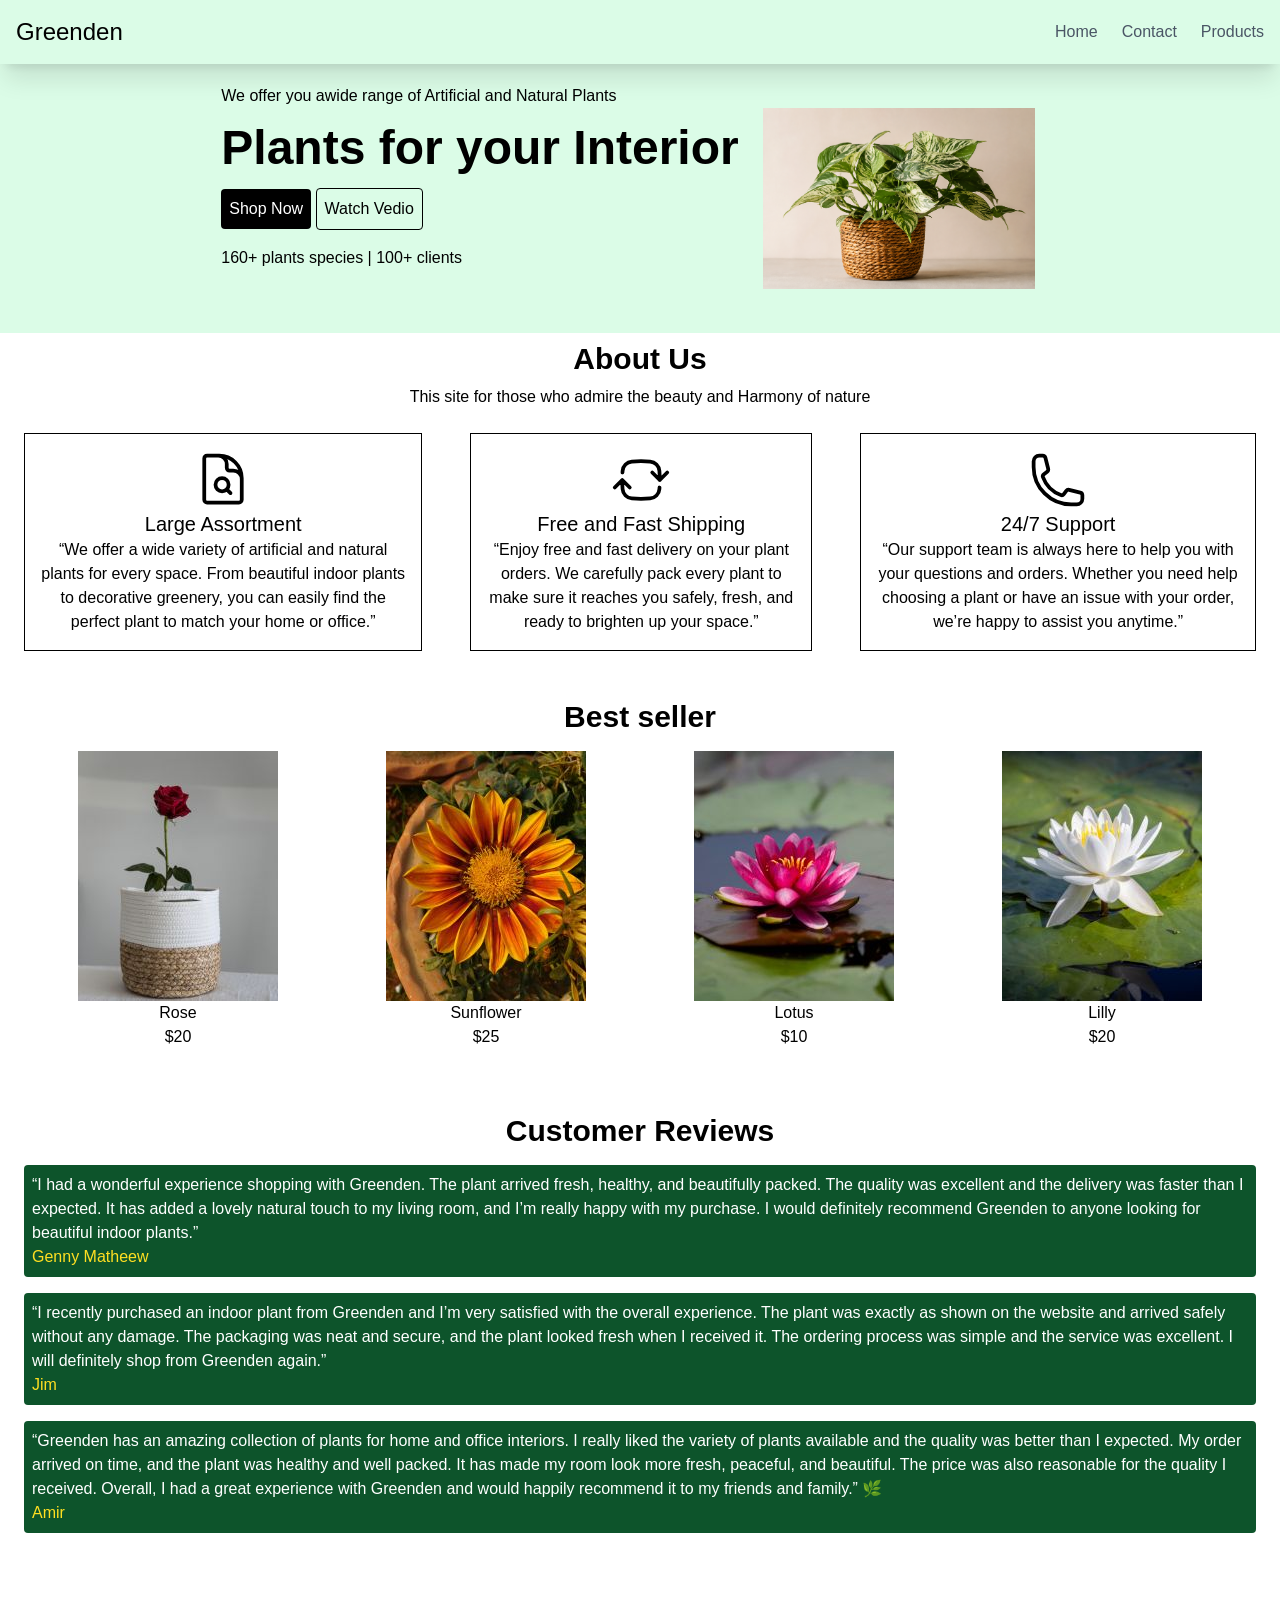
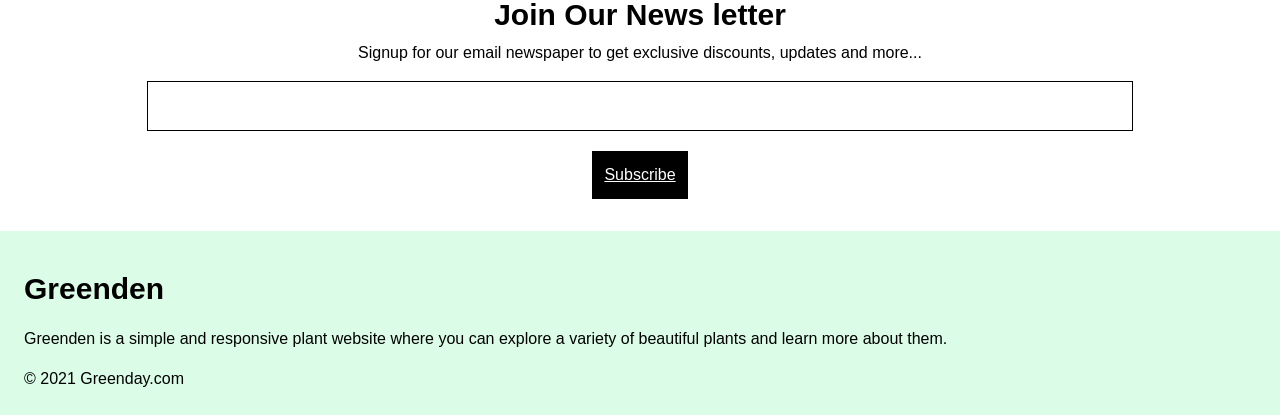
<file: index.html>
<!DOCTYPE html>
<html lang="en">

<head>
    <meta charset="UTF-8">
    <meta name="viewport" content="width=device-width, initial-scale=1.0">

    <link href="./src/output.css" rel="stylesheet">

    <title>Tailwind Project</title>
</head>

<body>
    <nav class="bg-green-100 p-4 flex items-center justify-between shadow-xl sticky top-0 z-10">

    <h1 class="text-2xl">Greenden</h1>

    <svg xmlns="http://www.w3.org/2000/svg"
        fill="none"
        viewBox="0 0 24 24"
        stroke-width="1.5"
        stroke="currentColor"
        class="size-6 md:hidden">

        <path stroke-linecap="round"
            stroke-linejoin="round"
            d="M3.75 6.75h16.5M3.75 12h16.5m-16.5 5.25h16.5" />
    </svg>

    <ul class="flex gap-6 text-gray-600 hidden md:flex">
        <li>
            <a class="hover:underline hover:text-black" href="./index.html">Home</a>
        </li>

        <li>
            <a class="hover:underline hover:text-black" href="./contact.html">Contact</a>
        </li>

        <li>
            <a class="hover:underline hover:text-black" href="./product.html">Products</a>
        </li>
    </ul>

</nav>
    <!--Header section-->
    <section class="bg-green-100  p-5 flex justify-center">
        <div>
            <p class="mb-4">We offer you awide range of Artificial and Natural Plants</p>
            <h2 class="mb-4 font-bold text-3xl md:text-5xl">Plants for your Interior</h2>

            <div>
                <button class="bg-black rounded text-white p-2">Shop Now</button>
                <button class=" border border-black rounded p-2">Watch Vedio</button>
            </div>
            <p class="mt-4">160+ plants species | 100+ clients</p>

        </div>


        <div class="hidden md:block w-80 p-6">
            <img src="./images/hi.png">
        </div>
    </section>

    <!--About us-->
    <Section>
        <div class="text-center">
            <h1 class="font-bold text-3xl mb-2 mt-2">About Us</h1>
            <p>This site for those who admire the beauty and Harmony of nature</p>
        </div>
        <div class="md:flex">
            <div class="border border-black p-4 m-6 text-center">
                <svg xmlns="http://www.w3.org/2000/svg" fill="none" viewBox="0 0 24 24" stroke-width="1.5"
                    stroke="currentColor" class="size-15 inline">
                    <path stroke-linecap="round" stroke-linejoin="round"
                        d="M19.5 14.25v-2.625a3.375 3.375 0 0 0-3.375-3.375h-1.5A1.125 1.125 0 0 1 13.5 7.125v-1.5a3.375 3.375 0 0 0-3.375-3.375H8.25m5.231 13.481L15 17.25m-4.5-15H5.625c-.621 0-1.125.504-1.125 1.125v16.5c0 .621.504 1.125 1.125 1.125h12.75c.621 0 1.125-.504 1.125-1.125V11.25a9 9 0 0 0-9-9Zm3.75 11.625a2.625 2.625 0 1 1-5.25 0 2.625 2.625 0 0 1 5.25 0Z" />
                </svg>

                <h2 class="text-xl font-medium">Large Assortment</h2>
                <p>“We offer a wide variety of artificial and natural plants for every space. From beautiful indoor plants to decorative greenery, you can easily find the perfect plant to match your home or office.”</p>
            </div>
            <div class="border border-black p-4 m-6 text-center">
                <svg xmlns="http://www.w3.org/2000/svg" fill="none" viewBox="0 0 24 24" stroke-width="1.5"
                    stroke="currentColor" class="size-15 inline">
                    <path stroke-linecap="round" stroke-linejoin="round"
                        d="M19.5 12c0-1.232-.046-2.453-.138-3.662a4.006 4.006 0 0 0-3.7-3.7 48.678 48.678 0 0 0-7.324 0 4.006 4.006 0 0 0-3.7 3.7c-.017.22-.032.441-.046.662M19.5 12l3-3m-3 3-3-3m-12 3c0 1.232.046 2.453.138 3.662a4.006 4.006 0 0 0 3.7 3.7 48.656 48.656 0 0 0 7.324 0 4.006 4.006 0 0 0 3.7-3.7c.017-.22.032-.441.046-.662M4.5 12l3 3m-3-3-3 3" />
                </svg>

                <h2 class="text-xl font-medium">Free and Fast Shipping</h2>
                <p>“Enjoy free and fast delivery on your plant orders. We carefully pack every plant to make sure it reaches you safely, fresh, and ready to brighten up your space.”</p>
            </div>
            <div class="border border-black p-4 m-6 text-center">
                <svg xmlns="http://www.w3.org/2000/svg" fill="none" viewBox="0 0 24 24" stroke-width="1.5"
                    stroke="currentColor" class="size-15 inline">
                    <path stroke-linecap="round" stroke-linejoin="round"
                        d="M2.25 6.75c0 8.284 6.716 15 15 15h2.25a2.25 2.25 0 0 0 2.25-2.25v-1.372c0-.516-.351-.966-.852-1.091l-4.423-1.106c-.44-.11-.902.055-1.173.417l-.97 1.293c-.282.376-.769.542-1.21.38a12.035 12.035 0 0 1-7.143-7.143c-.162-.441.004-.928.38-1.21l1.293-.97c.363-.271.527-.734.417-1.173L6.963 3.102a1.125 1.125 0 0 0-1.091-.852H4.5A2.25 2.25 0 0 0 2.25 4.5v2.25Z" />
                </svg>

                <h2 class="text-xl font-medium">24/7 Support</h2>
                <p>“Our support team is always here to help you with your questions and orders. Whether you need help choosing a plant or have an issue with your order, we’re happy to assist you anytime.”</p>
            </div>
        </div>
    </Section>
    <!--Bestseller-->
    <section class="text-center p-6 ">
        <div>
            <h2 class="font-bold text-3xl mb-4">Best seller</h2>
        </div>
        <div class="grid grid-cols-2 md:grid-cols-4 mt-4">
        <div class="mb-4">
            <img src="./images/pot1.jpg " class="inline hover:shadow-xl hover:transform hover:-translate-y-1">
            <h2>Rose</h2>
            <p>$20</p>
        </div >
        <div class="mb-4">
            <img src="./images/pot2.jpg" class="inline hover:shadow-xl hover:transform hover:-translate-y-1">
            <h2>Sunflower</h2>
            <p >$25</p>
        </div>
        <div>
            <img src="./images/pot3.jpg" class="inline hover:shadow-xl hover:transform hover:-translate-y-1">
            <h2>Lotus</h2>
            <p>$10</p>
        </div>
        <div >
            <img src="./images/pot4.jpg" class="inline hover:shadow-xl hover:transform hover:-translate-y-1">
            <h2>Lilly</h2>
            <p>$20</p>
        </div>
        </div>
    </section>
    <!--Customer  Reviews-->
    <section class="p-6 ">
        <div>
            <h1 class="font-bold text-3xl text-center mb-4">Customer Reviews</h1>
        </div>
        <div class="bg-green-900 rounded p-2 mb-4" >
            <P class="text-white" >“I had a wonderful experience shopping with Greenden. The plant arrived fresh, healthy, and beautifully packed. The quality was excellent and the delivery was faster than I expected. It has added a lovely natural touch to my living room, and I’m really happy with my purchase. I would definitely recommend Greenden to anyone looking for beautiful indoor plants.”</P>
            <h2 class="text-yellow-300">Genny Matheew</h2>
        </div>
        <div class="bg-green-900 rounded p-2 mb-4">
            <p class="text-white">“I recently purchased an indoor plant from Greenden and I’m very satisfied with the overall experience. The plant was exactly as shown on the website and arrived safely without any damage. The packaging was neat and secure, and the plant looked fresh when I received it. The ordering process was simple and the service was excellent. I will definitely shop from Greenden again.”</p>
            <h2 class="text-yellow-300">Jim</h2>
        </div>
        <div class="bg-green-900 rounded p-2 mb-4">
            <P class="text-white">“Greenden has an amazing collection of plants for home and office interiors. I really liked the variety of plants available and the quality was better than I expected. My order arrived on time, and the plant was healthy and well packed. It has made my room look more fresh, peaceful, and beautiful. The price was also reasonable for the quality I received. Overall, I had a great experience with Greenden and would happily recommend it to my friends and family.” 🌿</P>
            <h2 class="text-yellow-300">Amir</h2>
        </div>
    </section>
    <!--News Letter-->
      <section class="p-6 text-center">
        <div>
            <h1 class="font-bold text-3xl">Join Our News letter</h1>
            <P class="mt-2">Signup for our email newspaper to get exclusive discounts, updates and more...</P>
        </div>
        <div>
            <input type="text" class="border border-black mt-4 p-3 m-3" style="width: 80%;">
            <br>
            <button class="bg-black p-3 underline text-white mt-2">Subscribe</button>
        </div>

      </section>
      <!--footer-->
      <section class="p-6 mt-2 bg-green-100">
        <div>
            <h1 class="font-bold text-3xl mt-3 py-1" >Greenden</h1>
            <p class="mt-4">Greenden is a simple and responsive plant website where you can explore a variety of beautiful plants and learn more about them.</p>
            <P class="mt-4"> &copy; 2021 Greenday.com</P>
        </div>
      </section>

</body>

</html>
</file>
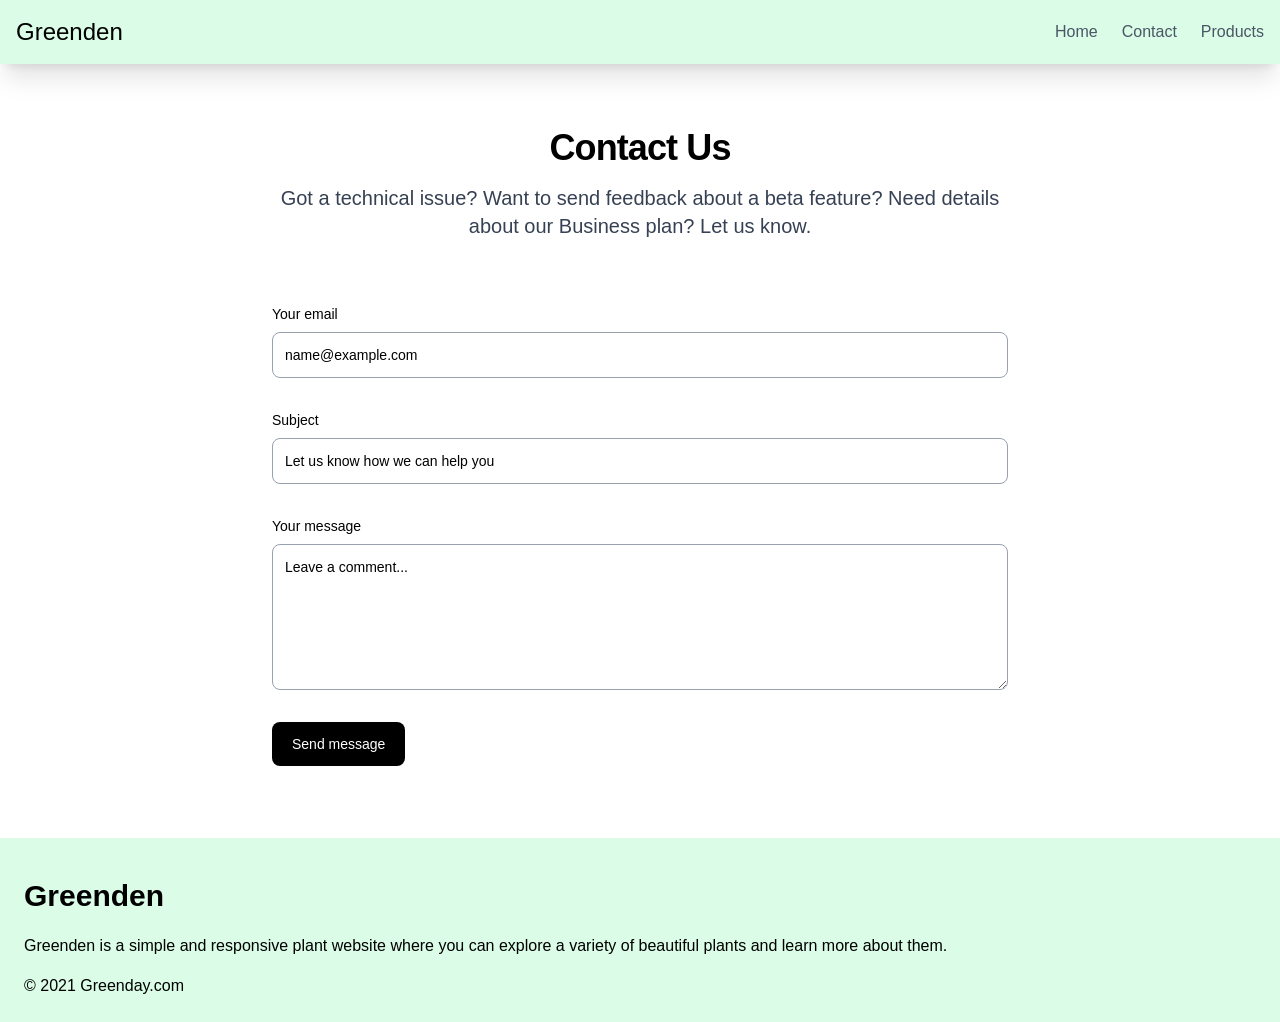
<file: contact.html>
<!DOCTYPE html>
<html lang="en">

<head>
    <meta charset="UTF-8">
    <meta name="viewport" content="width=device-width, initial-scale=1.0">
    <title>Greenden</title>
    <link href="./src/output.css" rel="stylesheet">
</head>

<body>
    <nav class="bg-green-100 p-4 flex items-center justify-between shadow-xl sticky top-0 z-10">
        <h1 class="text-2xl">Greenden</h1>

        <svg xmlns="http://www.w3.org/2000/svg" fill="none" viewBox="0 0 24 24" stroke-width="1.5" stroke="currentColor"
            class="size-6 md:hidden">
            <path stroke-linecap="round" stroke-linejoin="round" d="M3.75 6.75h16.5M3.75 12h16.5m-16.5 5.25h16.5" />
        </svg>


        <ul class="flex gap-6 text-gray-600 hidden md:flex">
            <li>
                <a class="hover:underline hover:text-black" href="./index.html">Home</a>
            </li>

            <li>
                <a class="hover:underline hover:text-black" href="contact.html">Contact</a>
            </li>

            <li>
                <a class="hover:underline hover:text-black" href="product.html">Products</a>
            </li>
        </ul>
    </nav>
<section class="bg-white">
    <div class="py-8 lg:py-16 px-4 mx-auto max-w-screen-md">

        <h2 class="mb-4 text-4xl tracking-tight font-extrabold text-center text-black">
            Contact Us
        </h2>

        <p class="mb-8 lg:mb-16 font-light text-center text-gray-700 sm:text-xl">
            Got a technical issue? Want to send feedback about a beta feature?
            Need details about our Business plan? Let us know.
        </p>

        <form action="#" class="space-y-8">

            <!-- Email -->
            <div>
                <label for="email"
                    class="block mb-2 text-sm font-medium text-black">
                    Your email
                </label>

                <input type="email"
                    id="email"
                    class="block w-full p-3 text-sm text-black bg-white border border-gray-400 rounded-lg focus:ring-2 focus:ring-green-500 focus:border-green-500"
                    placeholder="name@example.com"
                    required>
            </div>

            <!-- Subject -->
            <div>
                <label for="subject"
                    class="block mb-2 text-sm font-medium text-black">
                    Subject
                </label>

                <input type="text"
                    id="subject"
                    class="block w-full p-3 text-sm text-black bg-white border border-gray-400 rounded-lg focus:ring-2 focus:ring-green-500 focus:border-green-500"
                    placeholder="Let us know how we can help you"
                    required>
            </div>

            <!-- Message -->
            <div>
                <label for="message"
                    class="block mb-2 text-sm font-medium text-black">
                    Your message
                </label>

                <textarea id="message"
                    rows="6"
                    class="block w-full p-3 text-sm text-black bg-white border border-gray-400 rounded-lg focus:ring-2 focus:ring-green-500 focus:border-green-500"
                    placeholder="Leave a comment..."></textarea>
            </div>

            <!-- Button -->
            <button type="submit"
                class="py-3 px-5 text-sm font-medium text-white bg-black rounded-lg hover:bg-gray-800 focus:ring-4 focus:ring-gray-300">
                Send message
            </button>

        </form>
    </div>
</section>
    <section class="p-6 mt-2 bg-green-100">
        <div>
            <h1 class="font-bold text-3xl mt-3 py-1">Greenden</h1>
            <p class="mt-4">Greenden is a simple and responsive plant website where you can explore a variety of beautiful plants and learn more about them.</p>
            <P class="mt-4"> &copy; 2021 Greenday.com</P>
        </div>
    </section>
</body>

</html>
</file>
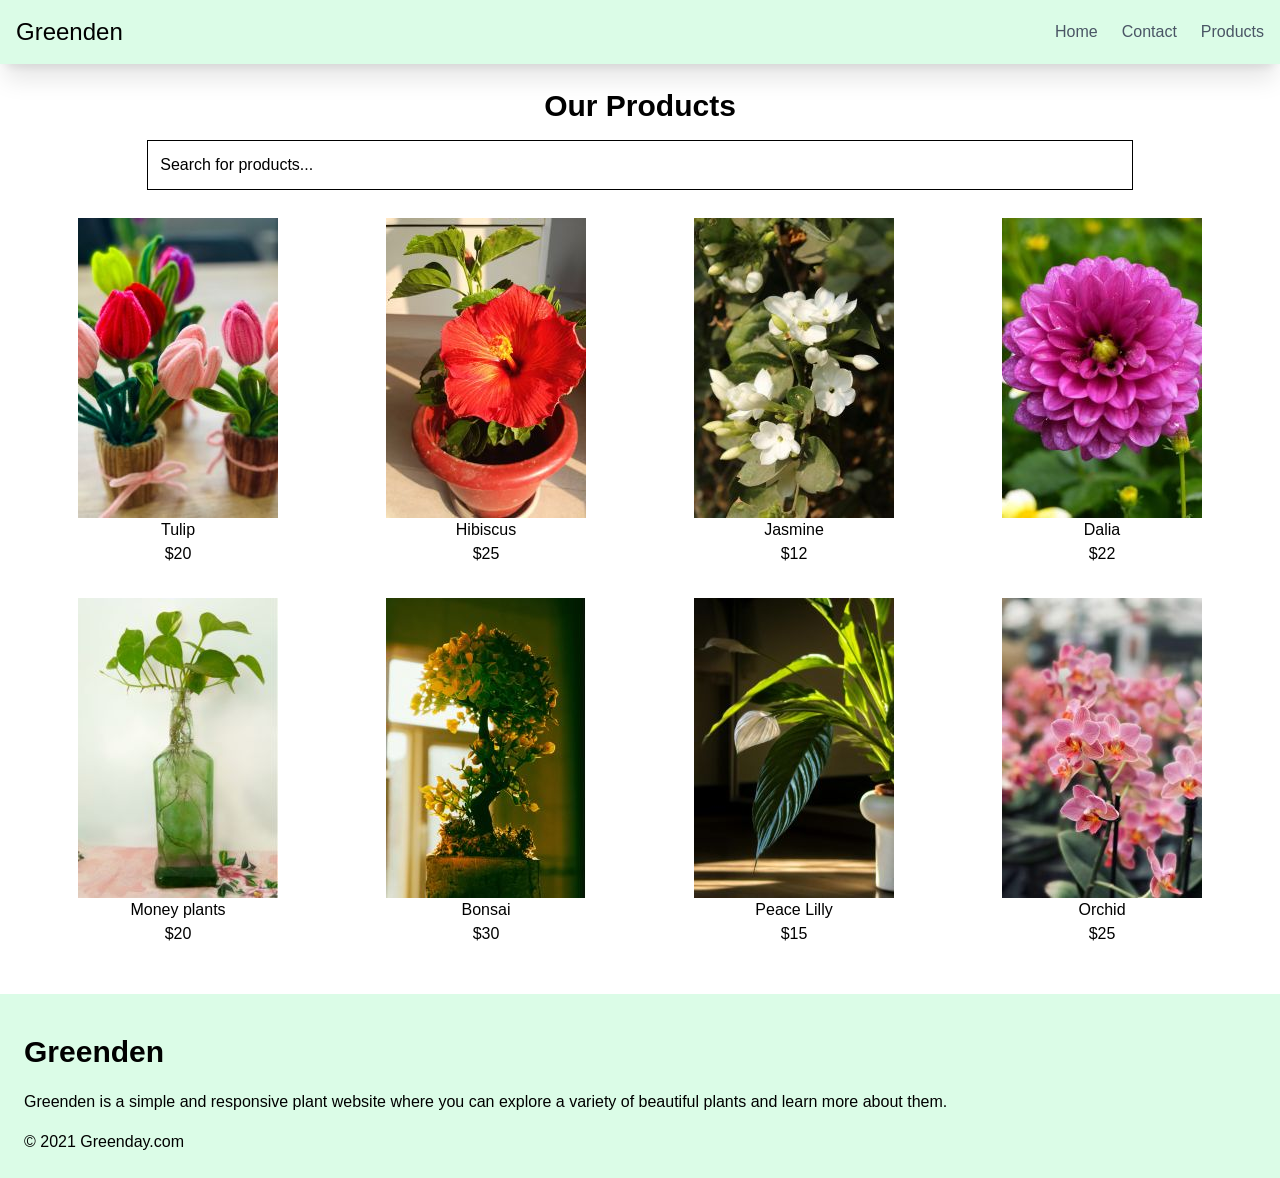
<file: product.html>
<!DOCTYPE html>
<html lang="en">
<head>
    <meta charset="UTF-8">
    <meta name="viewport" content="width=device-width, initial-scale=1.0">
    <title>Greenden</title>
    <link href="./src/output.css" rel="stylesheet">
</head>
<body>
    <nav class="bg-green-100 p-4 flex items-center justify-between shadow-xl sticky top-0 z-10">
        <h1 class="text-2xl">Greenden</h1>

        <svg xmlns="http://www.w3.org/2000/svg" fill="none" viewBox="0 0 24 24" stroke-width="1.5" stroke="currentColor"
            class="size-6 md:hidden">
            <path stroke-linecap="round" stroke-linejoin="round" d="M3.75 6.75h16.5M3.75 12h16.5m-16.5 5.25h16.5" />
        </svg>


        <ul class="flex gap-6 text-gray-600 hidden md:flex">
            <li>
                <a class="hover:underline hover:text-black" href="./index.html">Home</a>
            </li>

            <li>
                <a class="hover:underline hover:text-black" href="contact.html">Contact</a>
            </li>

            <li>
                <a class="hover:underline hover:text-black" href="product.html">Products</a>
            </li>
        </ul>
    </nav>
<!--our products-->
<section class="p-6 text-center">
    <div>
        <h1 class="font-bold text-3xl">Our Products</h1>
        <input type="text"  placeholder="Search for products..."  class="border border-black p-3 m-3 mt-4" style=width:80%;>

        <section>
         <div class="grid grid-cols-2 md:grid-cols-4 mt-4">
        <div class="mb-4">
            <img src="./images/1.jpg " class="inline hover:shadow-2xl hover:transform hover:-translate-y-1">
            <h2>Tulip</h2>
            <p>$20</p>
        </div >
        <div class="mb-4">
            <img src="./images/2.jpg" class="inline hover:shadow-2xl hover:transform hover:-translate-y-1">
            <h2>Hibiscus</h2>
            <p >$25</p>
        </div>
        <div>
            <img src="./images/3.jpg" class="inline hover:shadow-2xl hover:transform hover:-translate-y-1">
            <h2>Jasmine</h2>
            <p>$12</p>
        </div>
        <div >
            <img src="./images/4.jpg" class="inline hover:shadow-2xl hover:transform hover:-translate-y-1">
            <h2>Dalia</h2>
            <p>$22</p>
        </div>
        </div>
    </section>
            <section>
         <div class="grid grid-cols-2 md:grid-cols-4 mt-4">
        <div class="mb-4">
            <img src="./images/5.jpg " class="inline hover:shadow-2xl hover:transform hover:-translate-y-1">
            <h2>Money plants</h2>
            <p>$20</p>
        </div >
        <div class="mb-4">
            <img src="./images/6.jpg" class="inline hover:shadow-2xl hover:transform hover:-translate-y-1">
            <h2>Bonsai</h2>
            <p >$30</p>
        </div>
        <div>
            <img src="./images/7.jpg" class="inline hover:shadow-2xl hover:transform hover:-translate-y-1">
            <h2>Peace Lilly</h2>
            <p>$15</p>
        </div>
        <div >
            <img src="./images/8.jpg" class="inline hover:shadow-2xl hover:transform hover:-translate-y-1">
            <h2>Orchid</h2>
            <p>$25</p>
        </div>
        </div>
    </div>
</section>
 <section class="p-6 mt-2 bg-green-100">
        <div>
            <h1 class="font-bold text-3xl mt-3 py-1" >Greenden</h1>
            <p class="mt-4">Greenden is a simple and responsive plant website where you can explore a variety of beautiful plants and learn more about them.</p>
            <P class="mt-4"> &copy; 2021 Greenday.com</P>
        </div>
      </section>
</body>
</html>
</file>
<file: src/output.css>
/*! tailwindcss v4.3.3 | MIT License | https://tailwindcss.com */
@layer properties;
@layer theme, base, components, utilities;
@layer theme {
  :root, :host {
    --font-sans: -apple-system, BlinkMacSystemFont, "Segoe UI", Roboto, "Helvetica Neue",
      "Noto Sans", Arial, sans-serif, "Apple Color Emoji", "Segoe UI Emoji",
      "Segoe UI Symbol", "Noto Color Emoji";
    --font-mono: ui-monospace, SFMono-Regular, Menlo, Monaco, Consolas, "Liberation Mono",
      "Courier New", monospace;
    --color-yellow-300: oklch(90.5% 0.182 98.111);
    --color-green-100: oklch(96.2% 0.044 156.743);
    --color-green-500: oklch(72.3% 0.219 149.579);
    --color-green-900: oklch(39.3% 0.095 152.535);
    --color-blue-500: oklch(62.3% 0.214 259.815);
    --color-blue-600: oklch(54.6% 0.245 262.881);
    --color-blue-700: oklch(48.8% 0.243 264.376);
    --color-slate-50: oklch(98.4% 0.003 247.858);
    --color-slate-300: oklch(86.9% 0.022 252.894);
    --color-slate-400: oklch(70.4% 0.04 256.788);
    --color-slate-600: oklch(44.6% 0.043 257.281);
    --color-slate-900: oklch(20.8% 0.042 265.755);
    --color-gray-50: oklch(98.5% 0.002 247.839);
    --color-gray-300: oklch(87.2% 0.01 258.338);
    --color-gray-400: oklch(70.7% 0.022 261.325);
    --color-gray-500: oklch(55.1% 0.027 264.364);
    --color-gray-600: oklch(44.6% 0.03 256.802);
    --color-gray-700: oklch(37.3% 0.034 259.733);
    --color-gray-800: oklch(27.8% 0.033 256.848);
    --color-gray-900: oklch(21% 0.034 264.665);
    --color-neutral-700: oklch(37.1% 0 none);
    --color-neutral-800: oklch(26.9% 0 none);
    --color-black: #000;
    --color-white: #fff;
    --spacing: 0.25rem;
    --breakpoint-md: 48rem;
    --container-xl: 36rem;
    --container-5xl: 64rem;
    --text-sm: 0.875rem;
    --text-sm--line-height: calc(1.25 / 0.875);
    --text-base: 1rem;
    --text-base--line-height: calc(1.5 / 1);
    --text-xl: 1.25rem;
    --text-xl--line-height: calc(1.75 / 1.25);
    --text-2xl: 1.5rem;
    --text-2xl--line-height: calc(2 / 1.5);
    --text-3xl: 1.875rem;
    --text-3xl--line-height: calc(2.25 / 1.875);
    --text-4xl: 2.25rem;
    --text-4xl--line-height: calc(2.5 / 2.25);
    --text-5xl: 3rem;
    --text-5xl--line-height: 1;
    --font-weight-light: 300;
    --font-weight-medium: 500;
    --font-weight-semibold: 600;
    --font-weight-bold: 700;
    --font-weight-extrabold: 800;
    --tracking-tight: -0.025em;
    --leading-relaxed: 1.625;
    --radius-md: 0.375rem;
    --radius-lg: 0.5rem;
    --default-transition-duration: 150ms;
    --default-transition-timing-function: cubic-bezier(0.4, 0, 0.2, 1);
    --default-font-family: var(--font-sans);
    --default-mono-font-family: var(--font-mono);
  }
}
@layer base {
  *, ::after, ::before, ::backdrop, ::file-selector-button {
    box-sizing: border-box;
    margin: 0;
    padding: 0;
    border: 0 solid;
  }
  html, :host {
    line-height: 1.5;
    -webkit-text-size-adjust: 100%;
    tab-size: 4;
    font-family: var(--default-font-family, -apple-system, BlinkMacSystemFont, "Segoe UI", Roboto, "Helvetica Neue", "Noto Sans", Arial, sans-serif, "Apple Color Emoji", "Segoe UI Emoji", "Segoe UI Symbol", "Noto Color Emoji");
    font-feature-settings: var(--default-font-feature-settings, normal);
    font-variation-settings: var(--default-font-variation-settings, normal);
    -webkit-tap-highlight-color: transparent;
  }
  hr {
    height: 0;
    color: inherit;
    border-top-width: 1px;
  }
  abbr:where([title]) {
    -webkit-text-decoration: underline dotted;
    text-decoration: underline dotted;
  }
  h1, h2, h3, h4, h5, h6 {
    font-size: inherit;
    font-weight: inherit;
  }
  a {
    color: inherit;
    -webkit-text-decoration: inherit;
    text-decoration: inherit;
  }
  b, strong {
    font-weight: bolder;
  }
  code, kbd, samp, pre {
    font-family: var(--default-mono-font-family, ui-monospace, SFMono-Regular, Menlo, Monaco, Consolas, "Liberation Mono", "Courier New", monospace);
    font-feature-settings: var(--default-mono-font-feature-settings, normal);
    font-variation-settings: var(--default-mono-font-variation-settings, normal);
    font-size: 1em;
  }
  small {
    font-size: 80%;
  }
  sub, sup {
    font-size: 75%;
    line-height: 0;
    position: relative;
    vertical-align: baseline;
  }
  sub {
    bottom: -0.25em;
  }
  sup {
    top: -0.5em;
  }
  table {
    text-indent: 0;
    border-color: inherit;
    border-collapse: collapse;
  }
  :-moz-focusring:where(:not(iframe)) {
    outline: auto;
  }
  progress {
    vertical-align: baseline;
  }
  summary {
    display: list-item;
  }
  ol, ul, menu {
    list-style: none;
  }
  img, svg, video, canvas, audio, iframe, embed, object {
    display: block;
    vertical-align: middle;
  }
  img, video {
    max-width: 100%;
    height: auto;
  }
  button, input, select, optgroup, textarea, ::file-selector-button {
    font: inherit;
    font-feature-settings: inherit;
    font-variation-settings: inherit;
    letter-spacing: inherit;
    color: inherit;
    border-radius: 0;
    background-color: transparent;
    opacity: 1;
  }
  :where(select:is([multiple], [size])) optgroup {
    font-weight: bolder;
  }
  :where(select:is([multiple], [size])) optgroup option {
    padding-inline-start: 20px;
  }
  ::file-selector-button {
    margin-inline-end: 4px;
  }
  ::placeholder {
    opacity: 1;
  }
  @supports (not (-webkit-appearance: -apple-pay-button))  or (contain-intrinsic-size: 1px) {
    ::placeholder {
      color: currentcolor;
      @supports (color: color-mix(in lab, red, red)) {
        color: color-mix(in oklab, currentcolor 50%, transparent);
      }
    }
  }
  textarea {
    resize: vertical;
  }
  ::-webkit-search-decoration {
    -webkit-appearance: none;
  }
  ::-webkit-date-and-time-value {
    min-height: 1lh;
    text-align: inherit;
  }
  ::-webkit-datetime-edit {
    display: inline-flex;
  }
  ::-webkit-datetime-edit-fields-wrapper {
    padding: 0;
  }
  ::-webkit-datetime-edit, ::-webkit-datetime-edit-year-field, ::-webkit-datetime-edit-month-field, ::-webkit-datetime-edit-day-field, ::-webkit-datetime-edit-hour-field, ::-webkit-datetime-edit-minute-field, ::-webkit-datetime-edit-second-field, ::-webkit-datetime-edit-millisecond-field, ::-webkit-datetime-edit-meridiem-field {
    padding-block: 0;
  }
  ::-webkit-calendar-picker-indicator {
    line-height: 1;
  }
  :-moz-ui-invalid {
    box-shadow: none;
  }
  button, input:where([type="button"], [type="reset"], [type="submit"]), ::file-selector-button {
    appearance: button;
  }
  ::-webkit-inner-spin-button, ::-webkit-outer-spin-button {
    height: auto;
  }
  [hidden]:where(:not([hidden="until-found"])) {
    display: none !important;
  }
}
@layer utilities {
  .sticky {
    position: sticky;
  }
  .top-0 {
    top: 0px;
  }
  .z-10 {
    z-index: 10;
  }
  .m-3 {
    margin: calc(var(--spacing) * 3);
  }
  .m-4 {
    margin: calc(var(--spacing) * 4);
  }
  .m-6 {
    margin: calc(var(--spacing) * 6);
  }
  .mx-auto {
    margin-inline: auto;
  }
  .mt-2 {
    margin-top: calc(var(--spacing) * 2);
  }
  .mt-3 {
    margin-top: calc(var(--spacing) * 3);
  }
  .mt-4 {
    margin-top: calc(var(--spacing) * 4);
  }
  .mb-2 {
    margin-bottom: calc(var(--spacing) * 2);
  }
  .mb-4 {
    margin-bottom: calc(var(--spacing) * 4);
  }
  .mb-8 {
    margin-bottom: calc(var(--spacing) * 8);
  }
  .block {
    display: block;
  }
  .flex {
    display: flex;
  }
  .grid {
    display: grid;
  }
  .hidden {
    display: none;
  }
  .inline {
    display: inline;
  }
  .size-6 {
    width: calc(var(--spacing) * 6);
    height: calc(var(--spacing) * 6);
  }
  .size-15 {
    width: calc(var(--spacing) * 15);
    height: calc(var(--spacing) * 15);
  }
  .w-80 {
    width: calc(var(--spacing) * 80);
  }
  .w-full {
    width: 100%;
  }
  .max-w-screen-md {
    max-width: var(--breakpoint-md);
  }
  .grid-cols-2 {
    grid-template-columns: repeat(2, minmax(0, 1fr));
  }
  .items-center {
    align-items: center;
  }
  .justify-between {
    justify-content: space-between;
  }
  .justify-center {
    justify-content: center;
  }
  .gap-6 {
    gap: calc(var(--spacing) * 6);
  }
  :where(.space-y-8 > :not(:last-child)) {
    --tw-space-y-reverse: 0;
    margin-block-start: calc(calc(var(--spacing) * 8) * var(--tw-space-y-reverse));
    margin-block-end: calc(calc(var(--spacing) * 8) * calc(1 - var(--tw-space-y-reverse)));
  }
  .rounded {
    border-radius: 0.25rem;
  }
  .rounded-lg {
    border-radius: var(--radius-lg);
  }
  .border {
    border-style: var(--tw-border-style);
    border-width: 1px;
  }
  .border-black {
    border-color: var(--color-black);
  }
  .border-gray-400 {
    border-color: var(--color-gray-400);
  }
  .bg-black {
    background-color: var(--color-black);
  }
  .bg-green-100 {
    background-color: var(--color-green-100);
  }
  .bg-green-900 {
    background-color: var(--color-green-900);
  }
  .bg-white {
    background-color: var(--color-white);
  }
  .p-2 {
    padding: calc(var(--spacing) * 2);
  }
  .p-3 {
    padding: calc(var(--spacing) * 3);
  }
  .p-4 {
    padding: calc(var(--spacing) * 4);
  }
  .p-5 {
    padding: calc(var(--spacing) * 5);
  }
  .p-6 {
    padding: calc(var(--spacing) * 6);
  }
  .px-4 {
    padding-inline: calc(var(--spacing) * 4);
  }
  .px-5 {
    padding-inline: calc(var(--spacing) * 5);
  }
  .py-1 {
    padding-block: var(--spacing);
  }
  .py-3 {
    padding-block: calc(var(--spacing) * 3);
  }
  .py-8 {
    padding-block: calc(var(--spacing) * 8);
  }
  .text-center {
    text-align: center;
  }
  .text-2xl {
    font-size: var(--text-2xl);
    line-height: var(--tw-leading, var(--text-2xl--line-height));
  }
  .text-3xl {
    font-size: var(--text-3xl);
    line-height: var(--tw-leading, var(--text-3xl--line-height));
  }
  .text-4xl {
    font-size: var(--text-4xl);
    line-height: var(--tw-leading, var(--text-4xl--line-height));
  }
  .text-sm {
    font-size: var(--text-sm);
    line-height: var(--tw-leading, var(--text-sm--line-height));
  }
  .text-xl {
    font-size: var(--text-xl);
    line-height: var(--tw-leading, var(--text-xl--line-height));
  }
  .font-bold {
    --tw-font-weight: var(--font-weight-bold);
    font-weight: var(--font-weight-bold);
  }
  .font-extrabold {
    --tw-font-weight: var(--font-weight-extrabold);
    font-weight: var(--font-weight-extrabold);
  }
  .font-light {
    --tw-font-weight: var(--font-weight-light);
    font-weight: var(--font-weight-light);
  }
  .font-medium {
    --tw-font-weight: var(--font-weight-medium);
    font-weight: var(--font-weight-medium);
  }
  .tracking-tight {
    --tw-tracking: var(--tracking-tight);
    letter-spacing: var(--tracking-tight);
  }
  .text-black {
    color: var(--color-black);
  }
  .text-gray-600 {
    color: var(--color-gray-600);
  }
  .text-gray-700 {
    color: var(--color-gray-700);
  }
  .text-white {
    color: var(--color-white);
  }
  .text-yellow-300 {
    color: var(--color-yellow-300);
  }
  .underline {
    text-decoration-line: underline;
  }
  .shadow-xl {
    --tw-shadow: 0 20px 25px -5px var(--tw-shadow-color, rgb(0 0 0 / 0.1)), 0 8px 10px -6px var(--tw-shadow-color, rgb(0 0 0 / 0.1));
    box-shadow: var(--tw-inset-shadow), var(--tw-inset-ring-shadow), var(--tw-ring-offset-shadow), var(--tw-ring-shadow), var(--tw-shadow);
  }
  @media (hover: hover) {
    .hover\:-translate-y-1:hover {
      --tw-translate-y: calc(var(--spacing) * -1);
      translate: var(--tw-translate-x) var(--tw-translate-y);
    }
    .hover\:transform:hover {
      transform: var(--tw-rotate-x,) var(--tw-rotate-y,) var(--tw-rotate-z,) var(--tw-skew-x,) var(--tw-skew-y,);
    }
    .hover\:bg-gray-800:hover {
      background-color: var(--color-gray-800);
    }
    .hover\:text-black:hover {
      color: var(--color-black);
    }
    .hover\:underline:hover {
      text-decoration-line: underline;
    }
    .hover\:shadow-2xl:hover {
      --tw-shadow: 0 25px 50px -12px var(--tw-shadow-color, rgb(0 0 0 / 0.25));
      box-shadow: var(--tw-inset-shadow), var(--tw-inset-ring-shadow), var(--tw-ring-offset-shadow), var(--tw-ring-shadow), var(--tw-shadow);
    }
    .hover\:shadow-xl:hover {
      --tw-shadow: 0 20px 25px -5px var(--tw-shadow-color, rgb(0 0 0 / 0.1)), 0 8px 10px -6px var(--tw-shadow-color, rgb(0 0 0 / 0.1));
      box-shadow: var(--tw-inset-shadow), var(--tw-inset-ring-shadow), var(--tw-ring-offset-shadow), var(--tw-ring-shadow), var(--tw-shadow);
    }
  }
  .focus\:border-green-500:focus {
    border-color: var(--color-green-500);
  }
  .focus\:ring-2:focus {
    --tw-ring-shadow: var(--tw-ring-inset,) 0 0 0 calc(2px + var(--tw-ring-offset-width)) var(--tw-ring-color, currentcolor);
    box-shadow: var(--tw-inset-shadow), var(--tw-inset-ring-shadow), var(--tw-ring-offset-shadow), var(--tw-ring-shadow), var(--tw-shadow);
  }
  .focus\:ring-4:focus {
    --tw-ring-shadow: var(--tw-ring-inset,) 0 0 0 calc(4px + var(--tw-ring-offset-width)) var(--tw-ring-color, currentcolor);
    box-shadow: var(--tw-inset-shadow), var(--tw-inset-ring-shadow), var(--tw-ring-offset-shadow), var(--tw-ring-shadow), var(--tw-shadow);
  }
  .focus\:ring-gray-300:focus {
    --tw-ring-color: var(--color-gray-300);
  }
  .focus\:ring-green-500:focus {
    --tw-ring-color: var(--color-green-500);
  }
  @media (width >= 40rem) {
    .sm\:text-xl {
      font-size: var(--text-xl);
      line-height: var(--tw-leading, var(--text-xl--line-height));
    }
  }
  @media (width >= 48rem) {
    .md\:block {
      display: block;
    }
    .md\:flex {
      display: flex;
    }
    .md\:hidden {
      display: none;
    }
    .md\:grid-cols-4 {
      grid-template-columns: repeat(4, minmax(0, 1fr));
    }
    .md\:text-5xl {
      font-size: var(--text-5xl);
      line-height: var(--tw-leading, var(--text-5xl--line-height));
    }
  }
  @media (width >= 64rem) {
    .lg\:mb-16 {
      margin-bottom: calc(var(--spacing) * 16);
    }
    .lg\:py-16 {
      padding-block: calc(var(--spacing) * 16);
    }
  }
}
@property --tw-space-y-reverse {
  syntax: "*";
  inherits: false;
  initial-value: 0;
}
@property --tw-border-style {
  syntax: "*";
  inherits: false;
  initial-value: solid;
}
@property --tw-font-weight {
  syntax: "*";
  inherits: false;
}
@property --tw-tracking {
  syntax: "*";
  inherits: false;
}
@property --tw-shadow {
  syntax: "*";
  inherits: false;
  initial-value: 0 0 #0000;
}
@property --tw-shadow-color {
  syntax: "*";
  inherits: false;
}
@property --tw-shadow-alpha {
  syntax: "<percentage>";
  inherits: false;
  initial-value: 100%;
}
@property --tw-inset-shadow {
  syntax: "*";
  inherits: false;
  initial-value: 0 0 #0000;
}
@property --tw-inset-shadow-color {
  syntax: "*";
  inherits: false;
}
@property --tw-inset-shadow-alpha {
  syntax: "<percentage>";
  inherits: false;
  initial-value: 100%;
}
@property --tw-ring-color {
  syntax: "*";
  inherits: false;
}
@property --tw-ring-shadow {
  syntax: "*";
  inherits: false;
  initial-value: 0 0 #0000;
}
@property --tw-inset-ring-color {
  syntax: "*";
  inherits: false;
}
@property --tw-inset-ring-shadow {
  syntax: "*";
  inherits: false;
  initial-value: 0 0 #0000;
}
@property --tw-ring-inset {
  syntax: "*";
  inherits: false;
}
@property --tw-ring-offset-width {
  syntax: "<length>";
  inherits: false;
  initial-value: 0px;
}
@property --tw-ring-offset-color {
  syntax: "*";
  inherits: false;
  initial-value: #fff;
}
@property --tw-ring-offset-shadow {
  syntax: "*";
  inherits: false;
  initial-value: 0 0 #0000;
}
@property --tw-translate-x {
  syntax: "*";
  inherits: false;
  initial-value: 0;
}
@property --tw-translate-y {
  syntax: "*";
  inherits: false;
  initial-value: 0;
}
@property --tw-translate-z {
  syntax: "*";
  inherits: false;
  initial-value: 0;
}
@property --tw-rotate-x {
  syntax: "*";
  inherits: false;
}
@property --tw-rotate-y {
  syntax: "*";
  inherits: false;
}
@property --tw-rotate-z {
  syntax: "*";
  inherits: false;
}
@property --tw-skew-x {
  syntax: "*";
  inherits: false;
}
@property --tw-skew-y {
  syntax: "*";
  inherits: false;
}
@layer properties {
  @supports ((-webkit-hyphens: none) and (not (margin-trim: inline))) or ((-moz-orient: inline) and (not (color:rgb(from red r g b)))) {
    *, ::before, ::after, ::backdrop {
      --tw-space-y-reverse: 0;
      --tw-border-style: solid;
      --tw-font-weight: initial;
      --tw-tracking: initial;
      --tw-shadow: 0 0 #0000;
      --tw-shadow-color: initial;
      --tw-shadow-alpha: 100%;
      --tw-inset-shadow: 0 0 #0000;
      --tw-inset-shadow-color: initial;
      --tw-inset-shadow-alpha: 100%;
      --tw-ring-color: initial;
      --tw-ring-shadow: 0 0 #0000;
      --tw-inset-ring-color: initial;
      --tw-inset-ring-shadow: 0 0 #0000;
      --tw-ring-inset: initial;
      --tw-ring-offset-width: 0px;
      --tw-ring-offset-color: #fff;
      --tw-ring-offset-shadow: 0 0 #0000;
      --tw-translate-x: 0;
      --tw-translate-y: 0;
      --tw-translate-z: 0;
      --tw-rotate-x: initial;
      --tw-rotate-y: initial;
      --tw-rotate-z: initial;
      --tw-skew-x: initial;
      --tw-skew-y: initial;
    }
  }
}
</file>
